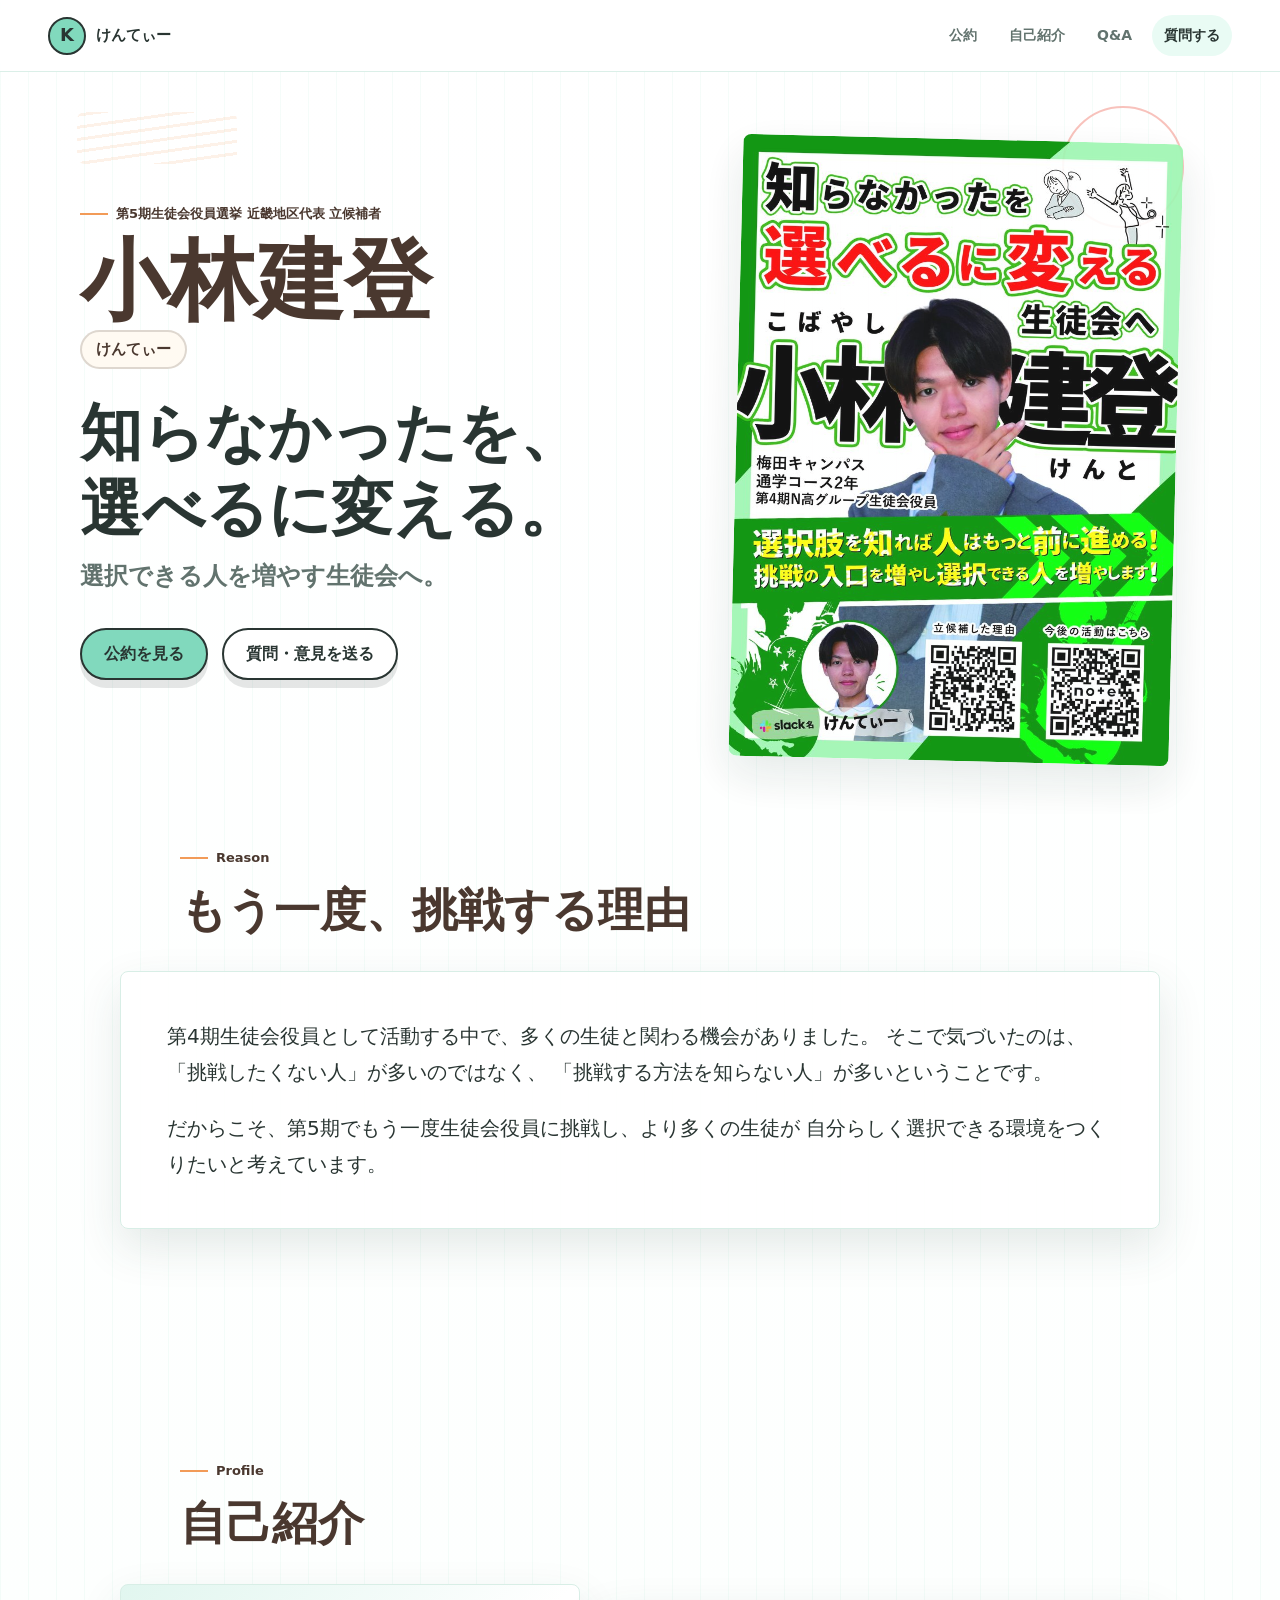
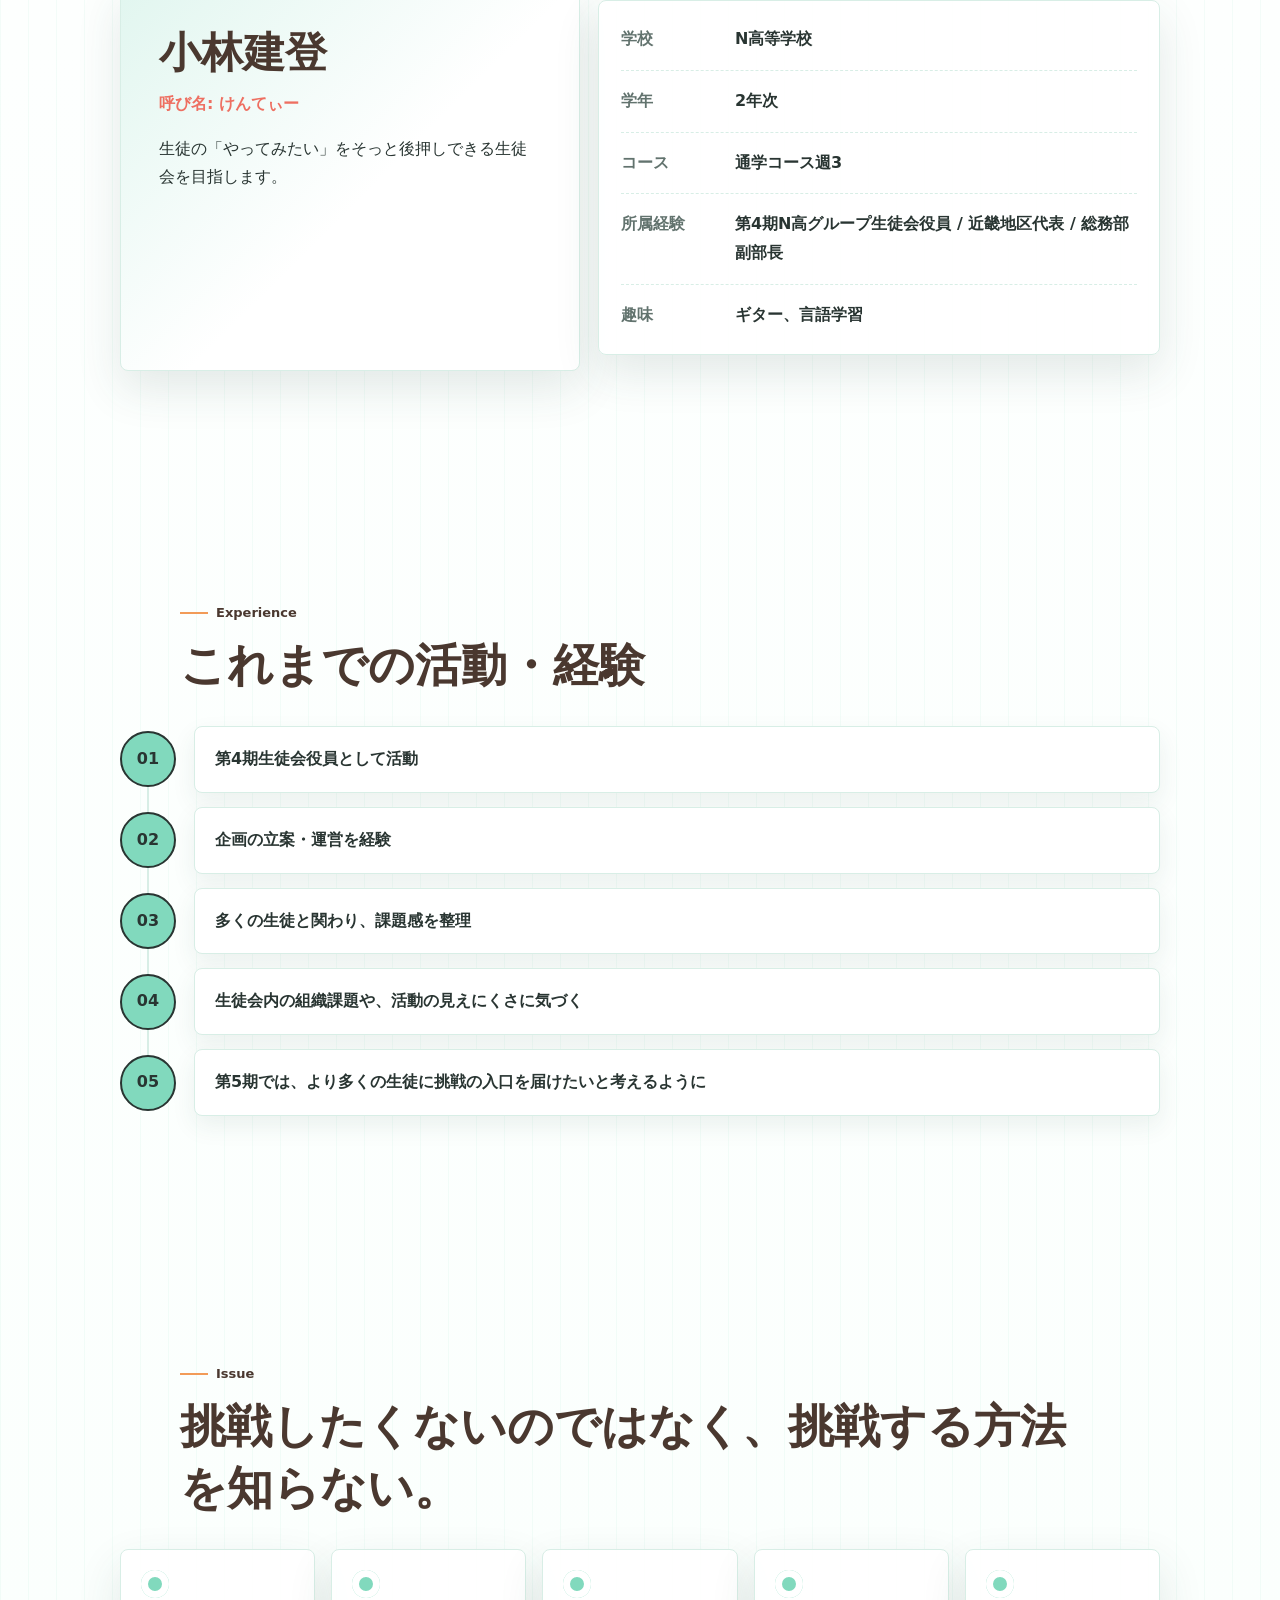
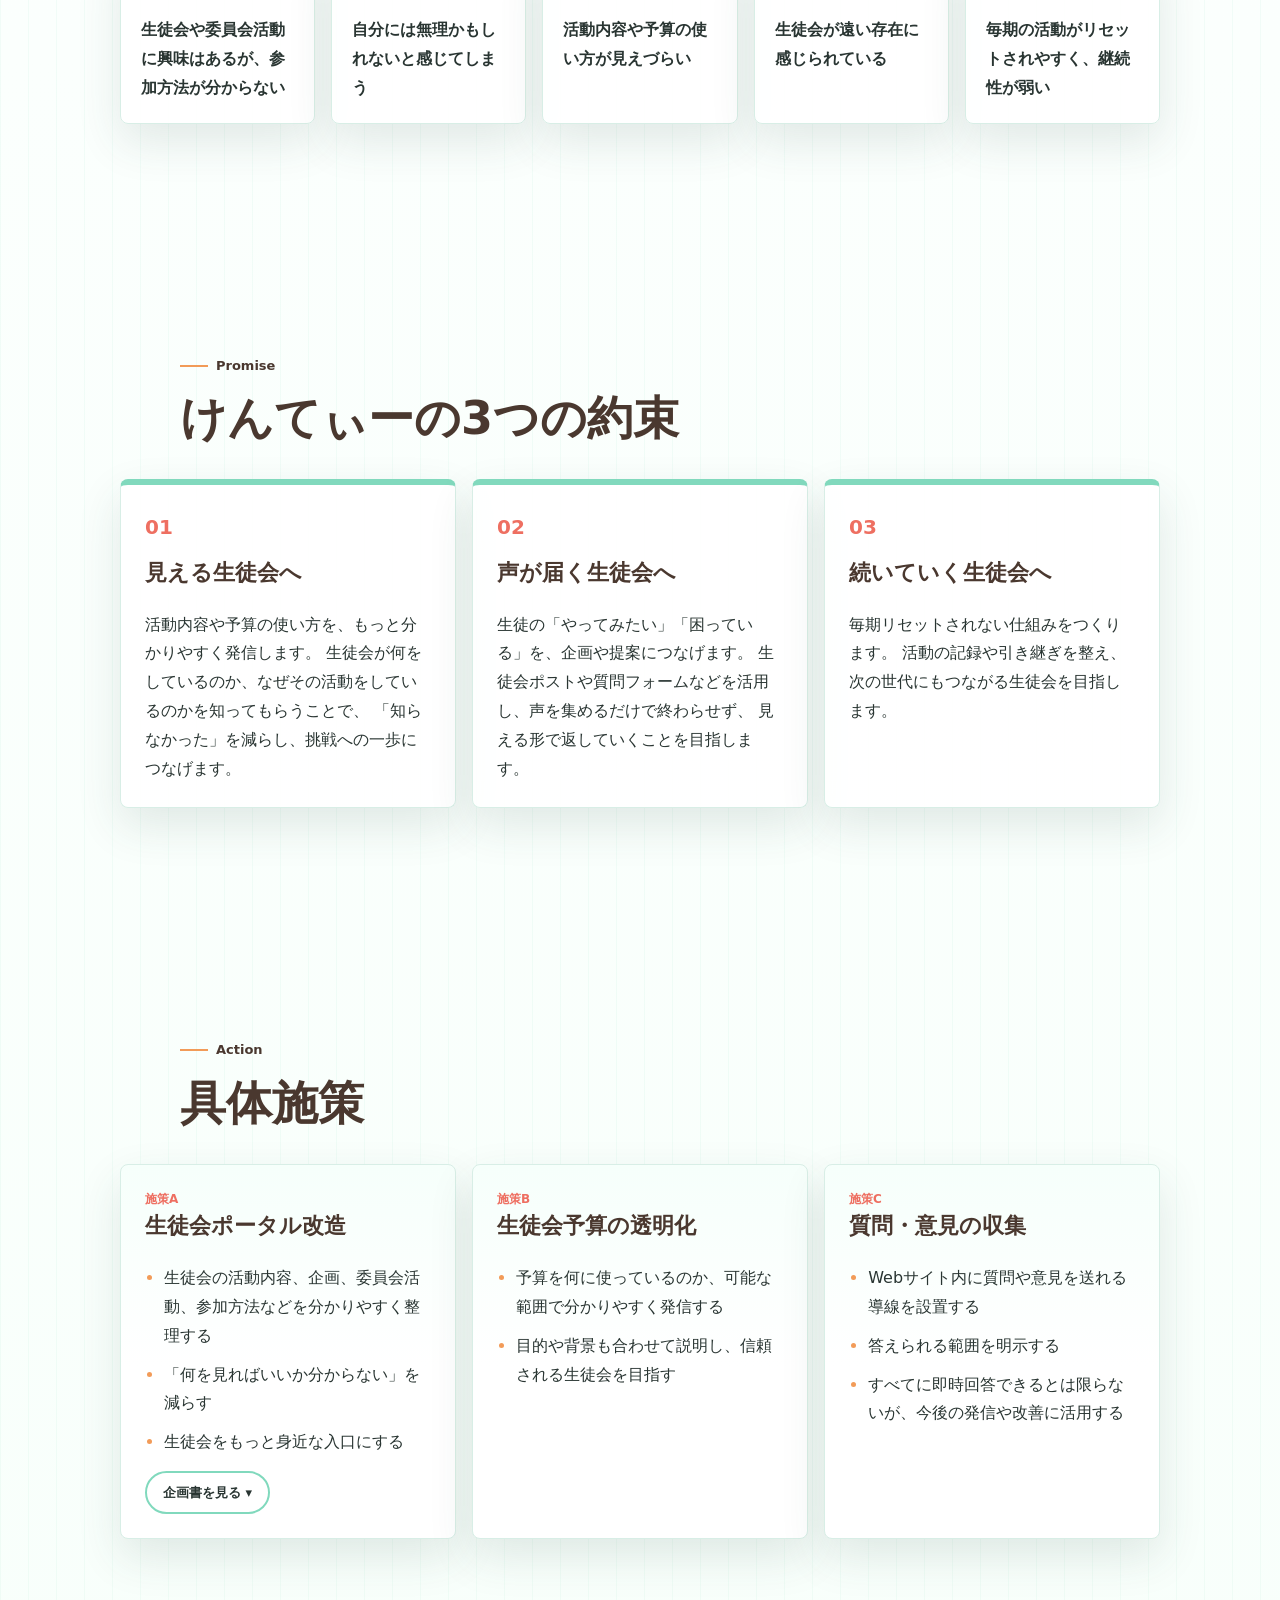
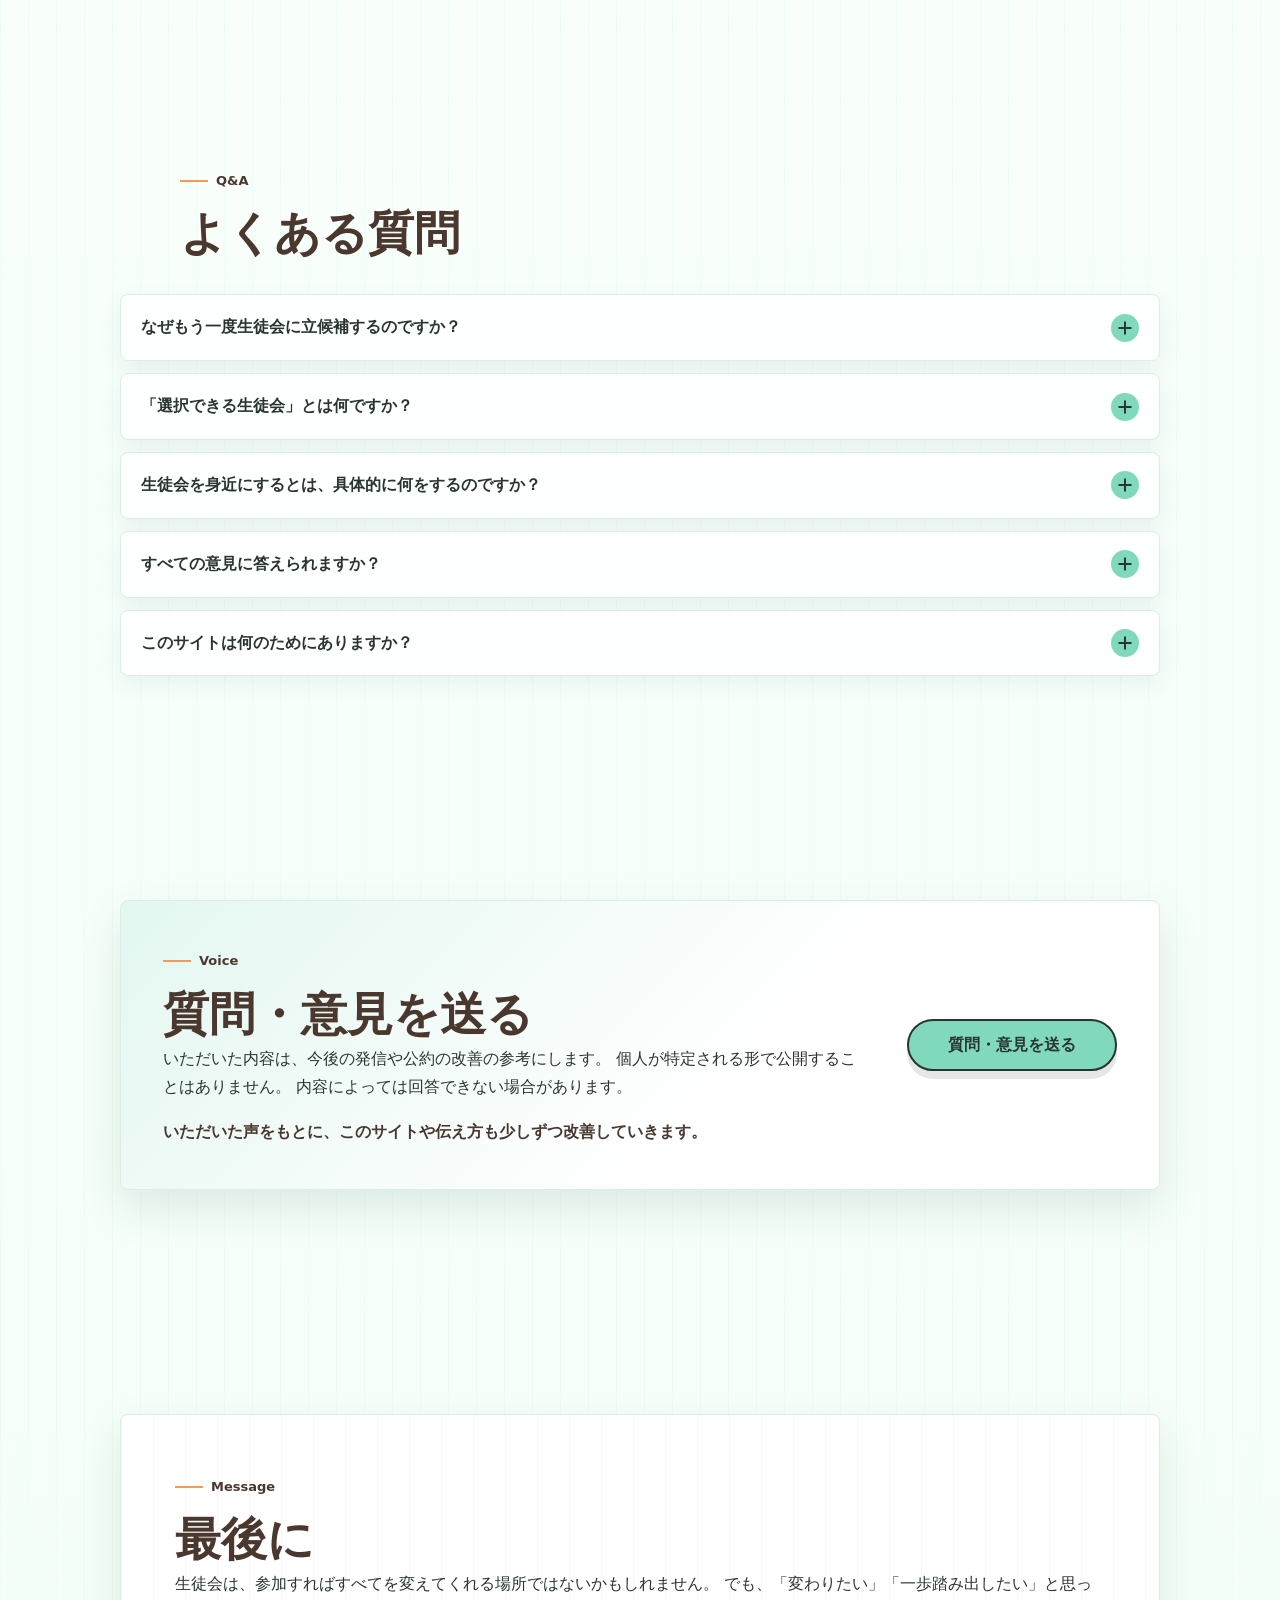
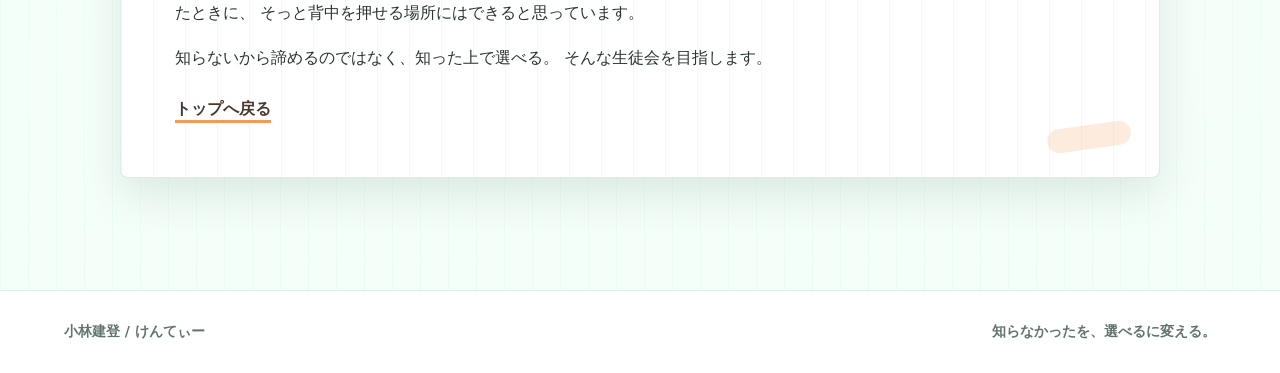
<file: index.html>
<!DOCTYPE html>
<html lang="ja">
  <head>
    <meta charset="UTF-8" />
    <meta name="viewport" content="width=device-width, initial-scale=1.0" />
    <meta
      name="description"
      content="N高グループ 第5期生徒会役員選挙 近畿地区代表 立候補者、小林建登（けんてぃー）の紹介サイトです。"
    />
    <title>小林建登 | 知らなかったを、選べるに変える。</title>
    <link rel="stylesheet" href="style.css" />
  </head>
  <body>
    <!-- 管理者向けメモ: PV目標 3,000回 / 意見回収率目標 PVの約3割 -->
    <header class="site-header" data-header>
      <a class="brand" href="#top" aria-label="トップへ戻る">
        <span class="brand-mark" aria-hidden="true">K</span>
        <span class="brand-text">けんてぃー</span>
      </a>
      <nav class="site-nav" aria-label="主要ナビゲーション">
        <a href="#promise">公約</a>
        <a href="#profile">自己紹介</a>
        <a href="#qa">Q&A</a>
        <a class="nav-cta" href="#form">質問する</a>
      </nav>
    </header>

    <main id="top">
      <section class="hero section">
        <div class="hero-bg-note" aria-hidden="true"></div>
        <div class="hero-inner">
          <div class="hero-copy reveal">
            <p class="eyebrow">第5期生徒会役員選挙 近畿地区代表 立候補者</p>
            <h1>小林建登</h1>
            <p class="nickname">けんてぃー</p>
            <p class="main-copy"><span>知らなかったを、</span><span>選べるに変える。</span></p>
            <p class="sub-copy">選択できる人を増やす生徒会へ。</p>
            <div class="hero-actions" aria-label="ページ内リンク">
              <a class="button primary" href="#promise">公約を見る</a>
              <a class="button secondary" href="#form">質問・意見を送る</a>
            </div>
          </div>

          <div class="hero-visual reveal" aria-label="小林建登（けんてぃー）の選挙ポスター">
            <img
              class="portrait"
              src="[data-uri]"
              alt="小林建登（けんてぃー）の選挙ポスター"
            />

          </div>
        </div>
      </section>

      <section class="intro section reveal" id="reason">
        <div class="section-heading">
          <span class="section-kicker">Reason</span>
          <h2>もう一度、挑戦する理由</h2>
        </div>
        <div class="lead-card">
          <p>
            第4期生徒会役員として活動する中で、多くの生徒と関わる機会がありました。
            そこで気づいたのは、「挑戦したくない人」が多いのではなく、
            「挑戦する方法を知らない人」が多いということです。
          </p>
          <p>
            だからこそ、第5期でもう一度生徒会役員に挑戦し、より多くの生徒が
            自分らしく選択できる環境をつくりたいと考えています。
          </p>
        </div>
      </section>

      <section class="profile section" id="profile">
        <div class="section-heading reveal">
          <span class="section-kicker">Profile</span>
          <h2>自己紹介</h2>
        </div>
        <div class="profile-grid">
          <article class="profile-card reveal">
            <h3>小林建登</h3>
            <p class="profile-call">呼び名: けんてぃー</p>
            <p>
              生徒の「やってみたい」をそっと後押しできる生徒会を目指します。
            </p>
          </article>
          <dl class="profile-list reveal">
            <div>
              <dt>学校</dt>
              <dd>N高等学校</dd>
            </div>
            <div>
              <dt>学年</dt>
              <dd>2年次</dd>
            </div>
            <div>
              <dt>コース</dt>
              <dd>通学コース週3</dd>
            </div>
            <div>
              <dt>所属経験</dt>
              <dd>第4期N高グループ生徒会役員 / 近畿地区代表 / 総務部副部長</dd>
            </div>
            <div>
              <dt>趣味</dt>
              <dd>ギター、言語学習</dd>
            </div>
          </dl>
        </div>
      </section>

      <section class="experience section" id="experience">
        <div class="section-heading reveal">
          <span class="section-kicker">Experience</span>
          <h2>これまでの活動・経験</h2>
        </div>
        <ol class="timeline">
          <li class="timeline-item reveal">
            <span>01</span>
            <p>第4期生徒会役員として活動</p>
          </li>
          <li class="timeline-item reveal">
            <span>02</span>
            <p>企画の立案・運営を経験</p>
          </li>
          <li class="timeline-item reveal">
            <span>03</span>
            <p>多くの生徒と関わり、課題感を整理</p>
          </li>
          <li class="timeline-item reveal">
            <span>04</span>
            <p>生徒会内の組織課題や、活動の見えにくさに気づく</p>
          </li>
          <li class="timeline-item reveal">
            <span>05</span>
            <p>第5期では、より多くの生徒に挑戦の入口を届けたいと考えるように</p>
          </li>
        </ol>
      </section>

      <section class="issues section" id="issues">
        <div class="section-heading reveal">
          <span class="section-kicker">Issue</span>
          <h2>挑戦したくないのではなく、挑戦する方法を知らない。</h2>
        </div>
        <div class="issue-grid">
          <article class="issue-card reveal">生徒会や委員会活動に興味はあるが、参加方法が分からない</article>
          <article class="issue-card reveal">自分には無理かもしれないと感じてしまう</article>
          <article class="issue-card reveal">活動内容や予算の使い方が見えづらい</article>
          <article class="issue-card reveal">生徒会が遠い存在に感じられている</article>
          <article class="issue-card reveal">毎期の活動がリセットされやすく、継続性が弱い</article>
        </div>
      </section>

      <section class="promise section" id="promise">
        <div class="section-heading reveal">
          <span class="section-kicker">Promise</span>
          <h2>けんてぃーの3つの約束</h2>
        </div>
        <div class="promise-grid">
          <article class="promise-card reveal">
            <span class="promise-number">01</span>
            <h3>見える生徒会へ</h3>
            <p>
              活動内容や予算の使い方を、もっと分かりやすく発信します。
              生徒会が何をしているのか、なぜその活動をしているのかを知ってもらうことで、
              「知らなかった」を減らし、挑戦への一歩につなげます。
            </p>
          </article>
          <article class="promise-card reveal">
            <span class="promise-number">02</span>
            <h3>声が届く生徒会へ</h3>
            <p>
              生徒の「やってみたい」「困っている」を、企画や提案につなげます。
              生徒会ポストや質問フォームなどを活用し、声を集めるだけで終わらせず、
              見える形で返していくことを目指します。
            </p>
          </article>
          <article class="promise-card reveal">
            <span class="promise-number">03</span>
            <h3>続いていく生徒会へ</h3>
            <p>
              毎期リセットされない仕組みをつくります。
              活動の記録や引き継ぎを整え、次の世代にもつながる生徒会を目指します。
            </p>
          </article>
        </div>
      </section>

      <section class="measures section" id="measures">
        <div class="section-heading reveal">
          <span class="section-kicker">Action</span>
          <h2>具体施策</h2>
        </div>
        <div class="measure-grid">
          <article class="measure-card reveal">
            <span class="measure-tag">施策A</span>
            <h3>生徒会ポータル改造</h3>
            <ul>
              <li>生徒会の活動内容、企画、委員会活動、参加方法などを分かりやすく整理する</li>
              <li>「何を見ればいいか分からない」を減らす</li>
              <li>生徒会をもっと身近な入口にする</li>
            </ul>
            <button
              class="portal-detail-btn"
              type="button"
              aria-expanded="false"
              aria-controls="portal-project-detail"
            >
              企画書を見る ▾
            </button>
          </article>

          <!-- 施策A：生徒会ポータル改造PJ 詳細パネル -->
          <div
            class="portal-project-panel"
            id="portal-project-detail"
            aria-hidden="true"
          >
            <div class="portal-project-inner">
              <button class="portal-close-btn" type="button" aria-label="閉じる">✕</button>

              <span class="section-kicker">施策A 企画書</span>
              <h3>生徒会ポータル改造PJ</h3>
              <p class="portal-subtitle">OSSツール「まる見え政治資金」を活用した予算透明化システムの導入</p>

              <dl class="portal-dl">
                <div>
                  <dt>対象</dt>
                  <dd>N中等部・N/S/R高等学校の全生徒（約3万人）／役員の参加も可</dd>
                </div>
                <div>
                  <dt>目的</dt>
                  <dd>
                    【透明性】予算の収支・使途をリアルタイムで公開し、誰でも確認できる状態をつくる。<br>
                    【DX化】老朽化した生徒会ポータルをテクノロジーで刷新し、情報アクセスを改善する。<br>
                    【信頼醸成】予算の見える化により、建設的な提案・フィードバックが生まれやすい環境をつくる。
                  </dd>
                </div>
                <div>
                  <dt>背景</dt>
                  <dd>
                    選挙活動中、複数の生徒から「予算が何にどう使われているか分からない」という声があった。チームみらい（安野貴博代表）が「まる見え政治資金」というOSSを公開しており、生徒会版として転用できる状態にある。
                  </dd>
                </div>
                <div>
                  <dt>予算</dt>
                  <dd>ツール本体はOSS（無償）のため開発費ゼロ。想定コストはサーバー・ホスティング費のみ（数千〜数万円/年）。</dd>
                </div>
              </dl>

              <h4>スケジュール</h4>
              <ol class="portal-timeline">
                <li><time>2025年4月</time><span>企画書作成・企画審査提出</span></li>
                <li><time>2025年5月上旬</time><span>企画審査通過</span></li>
                <li><time>2025年5月中旬</time><span>論点整理メモ作成・学園広報への事前相談開始（Phase 1）</span></li>
                <li><time>2025年6月中旬</time><span>学園広報からの承認取得（Phase 1 完了）</span></li>
                <li><time>2025年7月上旬</time><span>チームみらいへのオファー・連携アプローチ開始（Phase 2）</span></li>
                <li><time>2025年7月下旬</time><span>チームみらいとの初回MTG・連携方針確定</span></li>
                <li><time>2025年8月</time><span>技術要件定義・システム設計（デジタル委員会主体）</span></li>
                <li><time>2025年9〜10月</time><span>開発・テスト</span></li>
                <li><time>2025年11月</time><span>生徒会ポータルへの統合・試験公開</span></li>
                <li><time>2025年12月</time><span>生徒向け周知・広報・正式公開</span></li>
              </ol>
            </div>
          </div>
          <article class="measure-card reveal">
            <span class="measure-tag">施策B</span>
            <h3>生徒会予算の透明化</h3>
            <ul>
              <li>予算を何に使っているのか、可能な範囲で分かりやすく発信する</li>
              <li>目的や背景も合わせて説明し、信頼される生徒会を目指す</li>
            </ul>
          </article>
          <article class="measure-card reveal">
            <span class="measure-tag">施策C</span>
            <h3>質問・意見の収集</h3>
            <ul>
              <li>Webサイト内に質問や意見を送れる導線を設置する</li>
              <li>答えられる範囲を明示する</li>
              <li>すべてに即時回答できるとは限らないが、今後の発信や改善に活用する</li>
            </ul>
          </article>
        </div>
      </section>

      <section class="qa section" id="qa">
        <div class="section-heading reveal">
          <span class="section-kicker">Q&A</span>
          <h2>よくある質問</h2>
        </div>
        <div class="accordion reveal">
          <div class="qa-item">
            <button class="qa-question" type="button" aria-expanded="false">
              <span>なぜもう一度生徒会に立候補するのですか？</span>
              <span class="qa-icon" aria-hidden="true"></span>
            </button>
            <div class="qa-answer">
              <p>第4期で活動する中で、まだ解決したい課題が見つかったからです。特に、生徒会や挑戦の入口が見えづらいことを変えたいと考えています。</p>
            </div>
          </div>
          <div class="qa-item">
            <button class="qa-question" type="button" aria-expanded="false">
              <span>「選択できる生徒会」とは何ですか？</span>
              <span class="qa-icon" aria-hidden="true"></span>
            </button>
            <div class="qa-answer">
              <p>生徒会に入るか入らないかだけではなく、自分の興味や可能性に気づき、「やってみたい」と思った時に挑戦できる環境をつくることです。</p>
            </div>
          </div>
          <div class="qa-item">
            <button class="qa-question" type="button" aria-expanded="false">
              <span>生徒会を身近にするとは、具体的に何をするのですか？</span>
              <span class="qa-icon" aria-hidden="true"></span>
            </button>
            <div class="qa-answer">
              <p>活動内容や予算、企画の進み方、参加方法などを分かりやすく発信し、生徒会を遠い存在ではなく、気軽に知れる存在にしていきます。</p>
            </div>
          </div>
          <div class="qa-item">
            <button class="qa-question" type="button" aria-expanded="false">
              <span>すべての意見に答えられますか？</span>
              <span class="qa-icon" aria-hidden="true"></span>
            </button>
            <div class="qa-answer">
              <p>内容によっては答えられないこともあります。ただし、いただいた声は今後の発信や改善の参考にしていきます。</p>
            </div>
          </div>
          <div class="qa-item">
            <button class="qa-question" type="button" aria-expanded="false">
              <span>このサイトは何のためにありますか？</span>
              <span class="qa-icon" aria-hidden="true"></span>
            </button>
            <div class="qa-answer">
              <p>公約を分かりやすく伝えるだけでなく、質問や意見を受け取りながら、より良い発信に改善していくためです。</p>
            </div>
          </div>
        </div>
      </section>

      <section class="form-section section" id="form">
        <div class="form-panel reveal">
          <div>
            <span class="section-kicker">Voice</span>
            <h2>質問・意見を送る</h2>
            <p>
              いただいた内容は、今後の発信や公約の改善の参考にします。
              個人が特定される形で公開することはありません。
              内容によっては回答できない場合があります。
            </p>
            <p class="small-note">いただいた声をもとに、このサイトや伝え方も少しずつ改善していきます。</p>
          </div>
          <a class="button primary form-button" href="https://forms.gle/WnAf2okA7beTpck98" data-form-link target="_blank" rel="noopener noreferrer">
            質問・意見を送る
          </a>
        </div>
      </section>

      <section class="final-message section reveal" id="message">
        <div class="message-paper">
          <span class="section-kicker">Message</span>
          <h2>最後に</h2>
          <p>
            生徒会は、参加すればすべてを変えてくれる場所ではないかもしれません。
            でも、「変わりたい」「一歩踏み出したい」と思ったときに、
            そっと背中を押せる場所にはできると思っています。
          </p>
          <p>
            知らないから諦めるのではなく、知った上で選べる。
            そんな生徒会を目指します。
          </p>
          <a class="text-link" href="#top">トップへ戻る</a>
        </div>
      </section>
    </main>

    <footer class="site-footer">
      <p>小林建登 / けんてぃー</p>
      <p>知らなかったを、選べるに変える。</p>
    </footer>

    <script src="script.js"></script>
  </body>
</html>
</file>
<file: style.css>
:root {
  --mint: #81d9bd;
  --mint-soft: #e9fbf4;
  --mint-pale: #f6fffb;
  --ink: #293532;
  --muted: #62736e;
  --line: #d8eee6;
  --paper: #ffffff;
  --brown: #4a382f;
  --orange: #f29b58;
  --coral: #ee6f61;
  --shadow: 0 18px 45px rgba(38, 73, 62, 0.12);
  --radius: 8px;
  --header-height: 72px;
}

* {
  box-sizing: border-box;
}

html {
  scroll-behavior: smooth;
}

body {
  margin: 0;
  color: var(--ink);
  background:
    linear-gradient(90deg, rgba(129, 217, 189, 0.08) 1px, transparent 1px) 0 0 / 28px 28px,
    linear-gradient(180deg, #ffffff 0%, #fbfffd 48%, #f5fff9 100%);
  font-family: "Hiragino Maru Gothic ProN", "Hiragino Sans", "Yu Gothic", "YuGothic", "Noto Sans JP", system-ui, sans-serif;
  font-size: 16px;
  line-height: 1.8;
  letter-spacing: 0;
}

img {
  display: block;
  max-width: 100%;
}

a {
  color: inherit;
  text-decoration: none;
}

:focus-visible {
  outline: 3px solid rgba(238, 111, 97, 0.8);
  outline-offset: 4px;
}

.site-header {
  position: fixed;
  top: 0;
  left: 0;
  z-index: 20;
  display: flex;
  width: 100%;
  min-height: var(--header-height);
  align-items: center;
  justify-content: space-between;
  gap: 18px;
  padding: 12px clamp(16px, 4vw, 48px);
  border-bottom: 1px solid rgba(216, 238, 230, 0.9);
  background: rgba(255, 255, 255, 0.88);
  backdrop-filter: blur(16px);
  transition: box-shadow 180ms ease, background-color 180ms ease;
}

.site-header.is-scrolled {
  background: rgba(255, 255, 255, 0.96);
  box-shadow: 0 10px 30px rgba(38, 73, 62, 0.08);
}

.brand {
  display: inline-flex;
  min-width: max-content;
  align-items: center;
  gap: 10px;
  font-weight: 700;
}

.brand-mark {
  display: grid;
  width: 38px;
  height: 38px;
  place-items: center;
  border: 2px solid var(--ink);
  border-radius: 50%;
  background: var(--mint);
  color: var(--ink);
  font-size: 18px;
}

.brand-text {
  font-size: 15px;
}

.site-nav {
  display: flex;
  align-items: center;
  justify-content: flex-end;
  gap: 8px;
  overflow-x: auto;
  white-space: nowrap;
  scrollbar-width: none;
}

.site-nav::-webkit-scrollbar {
  display: none;
}

.site-nav a {
  min-height: 40px;
  padding: 8px 12px;
  border-radius: 999px;
  color: var(--muted);
  font-size: 14px;
  font-weight: 700;
}

.site-nav a:hover,
.site-nav a.is-active {
  color: var(--ink);
  background: var(--mint-soft);
}

.site-nav .nav-cta {
  color: var(--ink);
  background: var(--mint);
}

.section {
  scroll-margin-top: calc(var(--header-height) + 24px);
  padding: clamp(68px, 10vw, 112px) clamp(18px, 5vw, 64px);
}

.hero {
  position: relative;
  min-height: calc(100svh - 86px);
  display: grid;
  align-items: center;
  padding-top: calc(var(--header-height) + 42px);
  padding-bottom: clamp(34px, 4vw, 56px);
  overflow: hidden;
}

.hero::before {
  position: absolute;
  top: 106px;
  right: min(8vw, 96px);
  width: 118px;
  height: 118px;
  border: 2px solid rgba(238, 111, 97, 0.42);
  border-radius: 50%;
  content: "";
}

.hero-bg-note {
  position: absolute;
  inset: 112px auto auto clamp(18px, 6vw, 84px);
  width: 160px;
  height: 52px;
  border-radius: 8px;
  background: repeating-linear-gradient(
    -8deg,
    transparent 0 9px,
    rgba(242, 155, 88, 0.18) 9px 12px
  );
  opacity: 0.75;
}

.hero-inner {
  position: relative;
  width: min(1120px, 100%);
  min-height: 455px;
  margin: 0 auto;
  display: flex;
  align-items: center;
}

.hero-copy {
  position: relative;
  z-index: 2;
  max-width: 720px;
}

.eyebrow,
.section-kicker {
  display: inline-flex;
  align-items: center;
  gap: 8px;
  margin: 0 0 12px;
  color: var(--brown);
  font-size: 13px;
  font-weight: 800;
  line-height: 1.4;
}

.eyebrow::before,
.section-kicker::before {
  width: 28px;
  height: 2px;
  background: var(--orange);
  content: "";
}

h1,
h2,
h3,
p {
  margin-top: 0;
}

h1 {
  margin-bottom: 2px;
  color: var(--brown);
  font-size: clamp(48px, 9vw, 88px);
  line-height: 1.05;
  letter-spacing: 0;
}

h2 {
  margin-bottom: 0;
  color: var(--brown);
  font-size: clamp(28px, 6vw, 46px);
  line-height: 1.35;
  letter-spacing: 0;
}

h3 {
  color: var(--brown);
  font-size: 22px;
  line-height: 1.45;
}

.nickname {
  display: inline-block;
  margin-bottom: 26px;
  padding: 4px 14px;
  border: 2px solid rgba(74, 56, 47, 0.18);
  border-radius: 999px;
  background: #fffaf2;
  color: var(--brown);
  font-size: 15px;
  font-weight: 800;
}

.main-copy {
  margin-bottom: 8px;
  color: var(--ink);
  font-size: clamp(30px, 7vw, 62px);
  font-weight: 900;
  line-height: 1.23;
}

.main-copy span {
  display: inline-block;
}

.sub-copy {
  max-width: 580px;
  margin-bottom: 30px;
  color: var(--muted);
  font-size: clamp(18px, 3vw, 24px);
  font-weight: 700;
}

.hero-actions,
.form-panel {
  display: flex;
  align-items: center;
  gap: 14px;
  flex-wrap: wrap;
}

.button {
  display: inline-flex;
  min-height: 52px;
  align-items: center;
  justify-content: center;
  border: 2px solid var(--ink);
  border-radius: 999px;
  padding: 12px 22px;
  font-weight: 800;
  line-height: 1.3;
  box-shadow: 0 8px 0 rgba(41, 53, 50, 0.12);
  transition: transform 160ms ease, box-shadow 160ms ease, background-color 160ms ease;
}

.button:hover {
  transform: translateY(-2px);
  box-shadow: 0 11px 0 rgba(41, 53, 50, 0.1);
}

.button:active {
  transform: translateY(1px);
  box-shadow: 0 5px 0 rgba(41, 53, 50, 0.14);
}

.button.primary {
  background: var(--mint);
}

.button.secondary {
  background: #ffffff;
}

.hero-visual {
  position: absolute;
  right: clamp(-40px, 2vw, 24px);
  bottom: -80px; /* ポスターを下にずらして左テキストと重ならないように */
  z-index: 1;
  width: min(42vw, 440px);
  pointer-events: none;
}

.portrait {
  width: 100%;
  border-radius: 8px;
  box-shadow: var(--shadow);
  opacity: 0.92;
  transform: rotate(1.4deg);
}

.memo-card {
  position: absolute;
  right: -12px;
  bottom: 30px;
  width: min(240px, 70%);
  padding: 16px;
  border: 2px solid rgba(41, 53, 50, 0.16);
  border-radius: 8px;
  background: #fffaf2;
  box-shadow: 0 12px 30px rgba(38, 73, 62, 0.14);
}

.memo-label,
.measure-tag,
.promise-number {
  display: block;
  color: var(--coral);
  font-size: 12px;
  font-weight: 900;
  letter-spacing: 0;
}

.section-heading {
  width: min(920px, 100%);
  margin: 0 auto 30px;
}

.lead-card,
.profile-grid,
.timeline,
.issue-grid,
.promise-grid,
.measure-grid,
.accordion,
.form-panel,
.message-paper {
  width: min(1040px, 100%);
  margin-inline: auto;
}

.intro.section {
  padding-top: clamp(20px, 2vw, 28px);
}

.lead-card,
.profile-card,
.profile-list,
.issue-card,
.promise-card,
.measure-card,
.qa-item,
.form-panel,
.message-paper {
  border: 1px solid var(--line);
  border-radius: var(--radius);
  background: rgba(255, 255, 255, 0.92);
  box-shadow: var(--shadow);
}

.lead-card {
  padding: clamp(24px, 5vw, 46px);
  font-size: clamp(17px, 2.2vw, 20px);
}

.lead-card p:last-child,
.profile-card p:last-child,
.promise-card p:last-child,
.message-paper p:last-of-type {
  margin-bottom: 0;
}

.profile-grid {
  display: grid;
  grid-template-columns: minmax(0, 0.9fr) minmax(0, 1.1fr);
  gap: 18px;
}

.profile-card {
  padding: clamp(24px, 5vw, 38px);
  background:
    linear-gradient(135deg, rgba(129, 217, 189, 0.24), transparent 54%),
    #ffffff;
}

.profile-card h3 {
  margin-bottom: 6px;
  font-size: clamp(30px, 6vw, 42px);
}

.profile-call {
  color: var(--coral);
  font-weight: 900;
}

.profile-list {
  display: grid;
  gap: 0;
  padding: 8px 22px;
}

.profile-list div {
  display: grid;
  grid-template-columns: 96px minmax(0, 1fr);
  gap: 18px;
  padding: 16px 0;
  border-bottom: 1px dashed var(--line);
}

.profile-list div:last-child {
  border-bottom: 0;
}

.profile-list dt {
  color: var(--muted);
  font-weight: 800;
}

.profile-list dd {
  margin: 0;
  font-weight: 700;
}

.timeline {
  position: relative;
  display: grid;
  gap: 14px;
  padding: 0;
  list-style: none;
}

.timeline::before {
  position: absolute;
  top: 20px;
  bottom: 20px;
  left: 27px;
  width: 2px;
  background: var(--line);
  content: "";
}

.timeline-item {
  position: relative;
  display: grid;
  grid-template-columns: 56px minmax(0, 1fr);
  align-items: center;
  gap: 18px;
}

.timeline-item span {
  z-index: 1;
  display: grid;
  width: 56px;
  height: 56px;
  place-items: center;
  border: 2px solid var(--ink);
  border-radius: 50%;
  background: var(--mint);
  font-weight: 900;
}

.timeline-item p {
  min-height: 64px;
  margin: 0;
  padding: 18px 20px;
  border: 1px solid var(--line);
  border-radius: var(--radius);
  background: #ffffff;
  box-shadow: 0 10px 24px rgba(38, 73, 62, 0.08);
  font-weight: 700;
}

.issue-grid,
.promise-grid,
.measure-grid {
  display: grid;
  grid-template-columns: repeat(3, minmax(0, 1fr));
  gap: 16px;
}

.issue-grid {
  grid-template-columns: repeat(5, minmax(160px, 1fr));
}

.issue-card {
  min-height: 150px;
  padding: 20px;
  font-weight: 800;
}

.issue-card::before {
  display: block;
  width: 28px;
  height: 28px;
  margin-bottom: 18px;
  border-radius: 50%;
  background: var(--mint);
  box-shadow: inset 0 0 0 7px #ffffff;
  content: "";
}

.promise-card,
.measure-card {
  padding: 24px;
}

.promise-card {
  border-top: 6px solid var(--mint);
}

.promise-number {
  margin-bottom: 12px;
  font-size: 20px;
}

.measure-card {
  background:
    linear-gradient(180deg, var(--mint-pale), #ffffff 54%),
    #ffffff;
}

.measure-card ul {
  display: grid;
  gap: 10px;
  margin: 0;
  padding-left: 1.2em;
}

.measure-card li::marker {
  color: var(--orange);
}

.accordion {
  display: grid;
  gap: 12px;
}

.qa-item {
  overflow: hidden;
  box-shadow: 0 8px 22px rgba(38, 73, 62, 0.08);
}

.qa-question {
  display: flex;
  width: 100%;
  min-height: 64px;
  align-items: center;
  justify-content: space-between;
  gap: 16px;
  border: 0;
  background: transparent;
  color: var(--ink);
  padding: 18px 20px;
  font: inherit;
  font-weight: 900;
  text-align: left;
  cursor: pointer;
}

.qa-icon {
  position: relative;
  flex: 0 0 auto;
  width: 28px;
  height: 28px;
  border-radius: 50%;
  background: var(--mint);
}

.qa-icon::before,
.qa-icon::after {
  position: absolute;
  top: 50%;
  left: 50%;
  width: 13px;
  height: 2px;
  background: var(--ink);
  content: "";
  transform: translate(-50%, -50%);
}

.qa-icon::after {
  transform: translate(-50%, -50%) rotate(90deg);
  transition: transform 160ms ease;
}

.qa-question[aria-expanded="true"] .qa-icon::after {
  transform: translate(-50%, -50%) rotate(0deg);
}

.qa-answer {
  display: grid;
  grid-template-rows: 0fr;
  transition: grid-template-rows 200ms ease;
}

.qa-answer p {
  overflow: hidden;
  margin: 0;
  padding: 0 20px;
  color: var(--muted);
}

.qa-question[aria-expanded="true"] + .qa-answer {
  grid-template-rows: 1fr;
}

.qa-question[aria-expanded="true"] + .qa-answer p {
  padding-bottom: 20px;
}

.form-panel {
  justify-content: space-between;
  padding: clamp(24px, 5vw, 42px);
  background:
    linear-gradient(135deg, rgba(129, 217, 189, 0.22), transparent 60%),
    #ffffff;
}

.form-panel > div {
  max-width: 700px;
}

.small-note {
  margin-bottom: 0;
  color: var(--brown);
  font-weight: 800;
}

.form-button {
  min-width: 210px;
}

.message-paper {
  position: relative;
  padding: clamp(28px, 6vw, 54px);
  background:
    linear-gradient(90deg, rgba(129, 217, 189, 0.12) 1px, transparent 1px) 0 0 / 32px 32px,
    #ffffff;
}

.message-paper::after {
  position: absolute;
  right: 28px;
  bottom: 28px;
  width: 84px;
  height: 24px;
  border-radius: 999px;
  background: rgba(242, 155, 88, 0.2);
  content: "";
  transform: rotate(-8deg);
}

.text-link {
  display: inline-flex;
  margin-top: 22px;
  color: var(--brown);
  font-weight: 900;
  text-decoration: underline;
  text-decoration-color: var(--orange);
  text-decoration-thickness: 3px;
  text-underline-offset: 6px;
}

.site-footer {
  display: flex;
  justify-content: space-between;
  gap: 12px;
  padding: 28px clamp(18px, 5vw, 64px);
  border-top: 1px solid var(--line);
  color: var(--muted);
  background: #ffffff;
  font-size: 14px;
  font-weight: 700;
}

.site-footer p {
  margin: 0;
}

.reveal {
  opacity: 0;
  transform: translateY(18px);
  transition: opacity 520ms ease, transform 520ms ease;
}

.reveal.is-visible {
  opacity: 1;
  transform: translateY(0);
}

@media (prefers-reduced-motion: reduce) {
  *,
  *::before,
  *::after {
    scroll-behavior: auto !important;
    transition-duration: 0.01ms !important;
    animation-duration: 0.01ms !important;
    animation-iteration-count: 1 !important;
  }

  .reveal {
    opacity: 1;
    transform: none;
  }
}

@media (max-width: 980px) {
  .profile-grid {
    grid-template-columns: 1fr;
  }

  .hero {
    min-height: calc(100svh - 72px);
  }

  .hero-visual {
    right: -34px;
    bottom: 18px;
    width: min(44vw, 300px);
    opacity: 0.34;
  }

  .issue-grid,
  .promise-grid,
  .measure-grid {
    grid-template-columns: 1fr 1fr;
  }
}

@media (max-width: 720px) {
  :root {
    --header-height: 66px;
  }

  body {
    font-size: 15.5px;
  }

  .site-header {
    gap: 10px;
    padding-inline: 12px;
  }

  .brand-mark {
    width: 34px;
    height: 34px;
    font-size: 16px;
  }

  .brand-text {
    display: none;
  }

  .site-nav {
    justify-content: flex-start;
  }

  .site-nav a {
    min-height: 38px;
    padding: 7px 10px;
    font-size: 13px;
  }

  .section {
    padding-inline: 16px;
  }

  .hero {
    padding-top: calc(var(--header-height) + 26px);
    min-height: calc(100svh - 92px);
  }

  .hero::before {
    top: 92px;
    right: -32px;
    width: 96px;
    height: 96px;
  }

  .hero-bg-note {
    top: 86px;
    width: 120px;
  }

  .nickname {
    margin-bottom: 18px;
  }

  .hero-actions,
  .form-panel {
    align-items: stretch;
    flex-direction: column;
  }

  .button {
    width: 100%;
  }

  .memo-card {
    display: none;
  }

  .lead-card,
  .profile-card,
  .promise-card,
  .measure-card,
  .form-panel,
  .message-paper {
    padding: 22px;
  }

  .profile-list {
    padding: 6px 18px;
  }

  .profile-list div {
    grid-template-columns: 1fr;
    gap: 4px;
  }

  .issue-grid,
  .promise-grid,
  .measure-grid {
    grid-template-columns: 1fr;
  }

  .issue-card {
    min-height: auto;
  }

  .timeline::before {
    left: 22px;
  }

  .timeline-item {
    grid-template-columns: 46px minmax(0, 1fr);
    gap: 12px;
  }

  .timeline-item span {
    width: 46px;
    height: 46px;
    font-size: 13px;
  }

  .timeline-item p {
    min-height: 56px;
    padding: 15px;
  }

  .qa-question {
    padding: 16px;
  }

  .qa-answer p {
    padding-inline: 16px;
  }

  .site-footer {
    flex-direction: column;
  }
}

/* ============================================================
   施策A：生徒会ポータル改造PJ 企画書パネル
   ============================================================ */

/* 「企画書を見る」トグルボタン */
.portal-detail-btn {
  display: inline-flex;
  align-items: center;
  gap: 6px;
  margin-top: 14px;
  padding: 8px 16px;
  border: 2px solid var(--mint);
  border-radius: 999px;
  background: transparent;
  color: var(--ink);
  font: inherit;
  font-size: 13px;
  font-weight: 800;
  cursor: pointer;
  transition: background-color 160ms ease, color 160ms ease;
}

.portal-detail-btn:hover {
  background: var(--mint);
}

/* パネル背景オーバーレイ（aria-hidden="true" 時は非表示） */
.portal-project-panel {
  position: fixed;
  inset: 0;
  z-index: 50;
  display: flex;
  align-items: flex-end;
  justify-content: center;
  padding: 16px;
  background: rgba(41, 53, 50, 0.48);
  backdrop-filter: blur(4px);
  /* 非表示状態 */
  opacity: 0;
  pointer-events: none;
  transition: opacity 240ms ease;
}

.portal-project-panel[aria-hidden="false"] {
  opacity: 1;
  pointer-events: auto;
}

/* パネル本体 */
.portal-project-inner {
  position: relative;
  width: min(760px, 100%);
  max-height: 80svh;
  overflow-y: auto;
  padding: clamp(24px, 5vw, 42px);
  border: 1px solid var(--line);
  border-radius: 16px 16px 0 0;
  background: var(--paper);
  box-shadow: var(--shadow);
  /* スライドアップアニメーション */
  transform: translateY(32px);
  transition: transform 240ms ease;
}

.portal-project-panel[aria-hidden="false"] .portal-project-inner {
  transform: translateY(0);
}

/* スクロールバー整形 */
.portal-project-inner::-webkit-scrollbar { width: 4px; }
.portal-project-inner::-webkit-scrollbar-thumb {
  background: var(--mint);
  border-radius: 999px;
}

/* 閉じるボタン */
.portal-close-btn {
  position: absolute;
  top: 16px;
  right: 16px;
  display: grid;
  width: 36px;
  height: 36px;
  place-items: center;
  border: 2px solid var(--line);
  border-radius: 50%;
  background: #ffffff;
  color: var(--ink);
  font-size: 14px;
  cursor: pointer;
  transition: background-color 160ms ease;
}

.portal-close-btn:hover {
  background: var(--mint-soft);
}

/* サブタイトル */
.portal-subtitle {
  margin-bottom: 20px;
  color: var(--muted);
  font-size: 14px;
  font-weight: 700;
}

/* 定義リスト */
.portal-dl {
  display: grid;
  gap: 0;
  margin: 0 0 24px;
  padding: 8px 0;
  border-top: 1px solid var(--line);
}

.portal-dl > div {
  display: grid;
  grid-template-columns: 80px minmax(0, 1fr);
  gap: 16px;
  padding: 14px 0;
  border-bottom: 1px dashed var(--line);
}

.portal-dl dt {
  color: var(--muted);
  font-weight: 800;
  font-size: 13px;
  padding-top: 2px;
}

.portal-dl dd {
  margin: 0;
  font-weight: 700;
  font-size: 14px;
  line-height: 1.75;
}

/* スケジュールタイムライン */
.portal-timeline {
  display: grid;
  gap: 10px;
  margin: 0;
  padding: 0;
  list-style: none;
}

.portal-timeline li {
  display: grid;
  grid-template-columns: 130px minmax(0, 1fr);
  gap: 12px;
  padding: 12px 16px;
  border: 1px solid var(--line);
  border-radius: var(--radius);
  background: var(--mint-pale);
  font-size: 14px;
  align-items: start;
}

.portal-timeline time {
  color: var(--coral);
  font-weight: 900;
  font-size: 13px;
}

.portal-timeline span {
  font-weight: 700;
  line-height: 1.6;
}

/* body に panel-open が付いているとき背景スクロールを禁止 */
body.panel-open {
  overflow: hidden;
}

@media (max-width: 720px) {
  .portal-dl > div {
    grid-template-columns: 1fr;
    gap: 4px;
  }

  .portal-timeline li {
    grid-template-columns: 1fr;
  }
}
</file>
